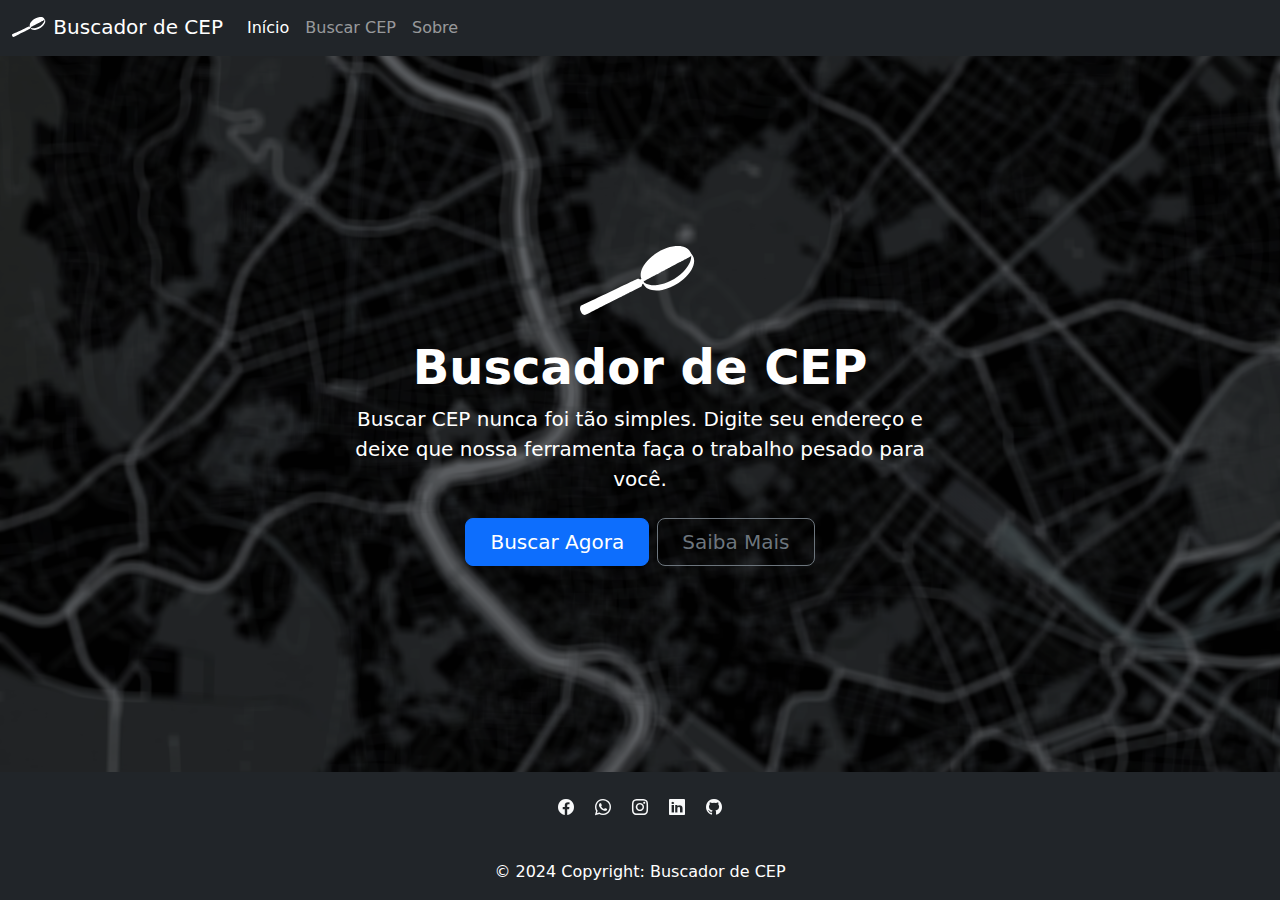
<file: index.html>
<!DOCTYPE html>
<html lang="pt-br">
  <head>
    <meta charset="UTF-8" />
    <meta name="viewport" content="width=device-width, initial-scale=1.0" />
    <title>Início - Buscador de CEP</title>

    <link
      href="https://cdn.jsdelivr.net/npm/bootstrap@5.3.3/dist/css/bootstrap.min.css"
      rel="stylesheet"
      integrity="sha384-QWTKZyjpPEjISv5WaRU9OFeRpok6YctnYmDr5pNlyT2bRjXh0JMhjY6hW+ALEwIH"
      crossorigin="anonymous"
    />

    <link
      rel="stylesheet"
      href="https://cdn.jsdelivr.net/npm/bootstrap-icons@1.11.3/font/bootstrap-icons.min.css"
    />

    <link rel="stylesheet" href="style.css" />
  </head>
  <body>
    <div class="min-vh-100 d-flex flex-column">
      <nav class="navbar navbar-expand-md text-bg-dark navbar-dark">
        <div class="container-fluid">
          <a href="index.html" class="navbar-brand h1 mb-0">
            <img
              src="images/lupa-branca.svg"
              width="35px"
              class="mb-1"
              alt="Lupa"
            />
            Buscador de CEP
          </a>

          <button
            class="navbar-toggler"
            type="button"
            data-bs-toggle="collapse"
            data-bs-target="#nav"
            aria-controls="nav"
            aria-label="Expand Navegation"
          >
            <span class="navbar-toggler-icon"></span>
          </button>

          <div class="collapse navbar-collapse" id="nav">
            <ul class="navbar-nav">
              <li class="nav-item">
                <a href="index.html" class="nav-link active" aria-current="page"
                  >Início</a
                >
              </li>

              <li class="nav-item">
                <a href="buscar.html" class="nav-link">Buscar CEP</a>
              </li>

              <li class="nav-item">
                <a href="sobre.html" class="nav-link">Sobre</a>
              </li>
            </ul>
          </div>
        </div>
      </nav>

      <main class="flex-grow-1 d-flex">
        <div
          id="main-bg-img"
          class="text-bg-dark container-fluid flex-grow-1 bg-image d-flex align-items-center justify-content-center"
        >
          <div class="px-4 py-5 mb-3 text-center">
            <img
              class="mb-4"
              src="images/lupa-branca.svg"
              alt="Lupa"
              width="120px"
            />

            <h1 class="display-5 fw-bold">Buscador de CEP</h1>

            <div class="col-lg-6 col-sm-8 col-10 mx-auto">
              <p class="lead mb-4">
                Buscar CEP nunca foi tão simples. Digite seu endereço e deixe
                que nossa ferramenta faça o trabalho pesado para você.
              </p>

              <div class="d-grid d-sm-flex gap-2 justify-content-sm-center">
                <button
                  type="button"
                  class="btn btn-primary btn-lg px-4"
                  onclick="window.location.href='./buscar.html';"
                >
                  Buscar Agora
                </button>

                <button
                  type="button"
                  class="btn btn-outline-secondary btn-lg px-4"
                  onclick="window.location.href='./sobre.html';"
                >
                  Saiba Mais
                </button>
              </div>
            </div>
          </div>
        </div>
      </main>

      <footer class="text-center text-bg-dark">
        <section class="container pt-4 mb-4">
          <a href="#" class="icon-link link-light link-opacity-50-hover mx-2">
            <i class="bi bi-facebook"></i>
          </a>

          <a href="#" class="icon-link link-light link-opacity-50-hover mx-2">
            <i class="bi bi-whatsapp"></i>
          </a>

          <a href="#" class="icon-link link-light link-opacity-50-hover mx-2">
            <i class="bi bi-instagram"></i>
          </a>

          <a href="#" class="icon-link link-light link-opacity-50-hover mx-2">
            <i class="bi bi-linkedin"></i>
          </a>

          <a href="#" class="icon-link link-light link-opacity-50-hover mx-2">
            <i class="bi bi-github"></i>
          </a>
        </section>

        <div class="text-center py-3">© 2024 Copyright: Buscador de CEP</div>
      </footer>
    </div>

    <script
      src="https://cdn.jsdelivr.net/npm/bootstrap@5.3.3/dist/js/bootstrap.bundle.min.js"
      integrity="sha384-YvpcrYf0tY3lHB60NNkmXc5s9fDVZLESaAA55NDzOxhy9GkcIdslK1eN7N6jIeHz"
      crossorigin="anonymous"
    ></script>
  </body>
</html>
</file>
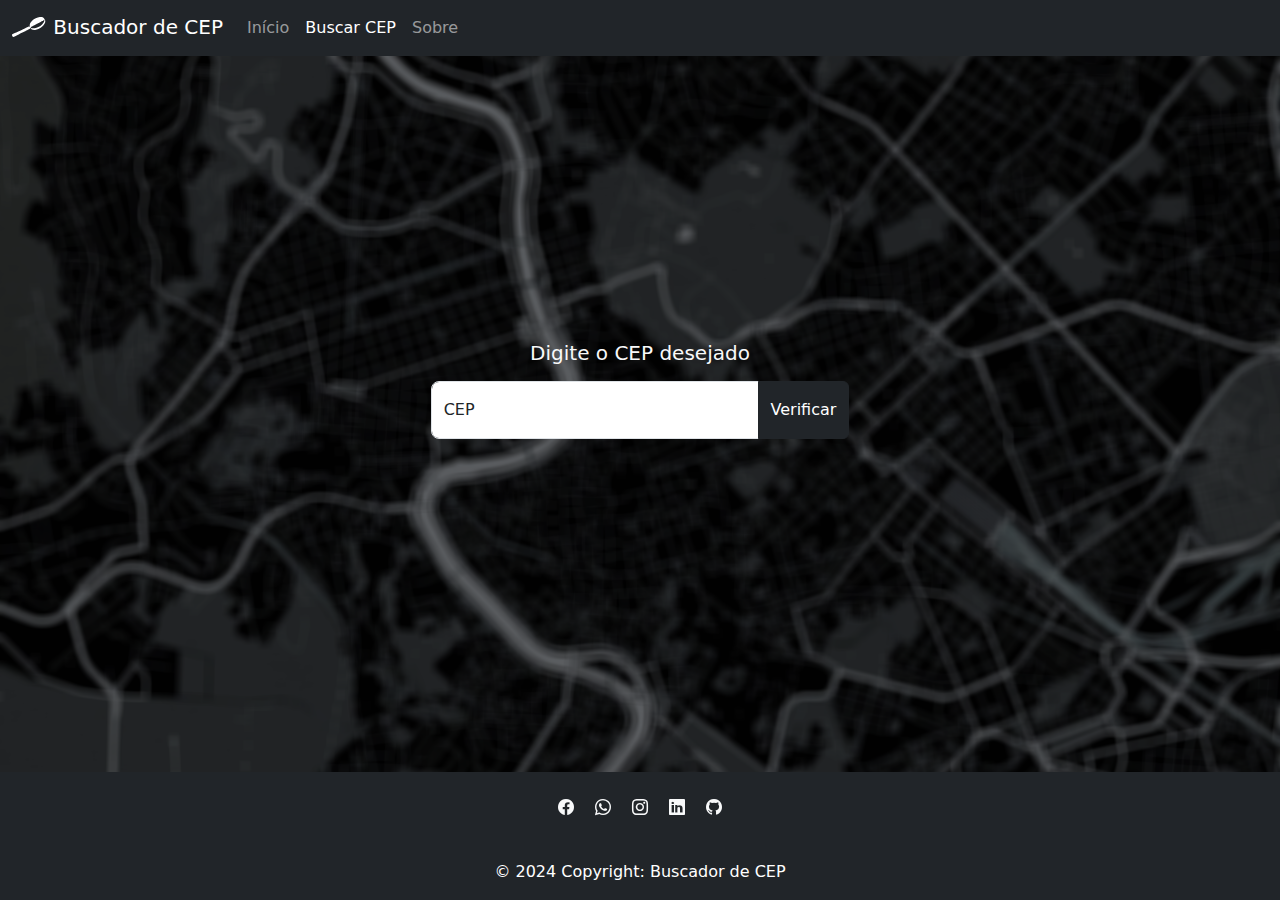
<file: buscar.html>
<!DOCTYPE html>
<html lang="pt-br">
  <head>
    <meta charset="UTF-8" />
    <meta name="viewport" content="width=device-width, initial-scale=1.0" />
    <title>Busca - Buscador de CEP</title>
    <link
      href="https://cdn.jsdelivr.net/npm/bootstrap@5.3.3/dist/css/bootstrap.min.css"
      rel="stylesheet"
      integrity="sha384-QWTKZyjpPEjISv5WaRU9OFeRpok6YctnYmDr5pNlyT2bRjXh0JMhjY6hW+ALEwIH"
      crossorigin="anonymous"
    />

    <link
      rel="stylesheet"
      href="https://cdn.jsdelivr.net/npm/bootstrap-icons@1.11.3/font/bootstrap-icons.min.css"
    />

    <link rel="stylesheet" href="style.css" />
  </head>
  <body>
    <div class="min-vh-100 d-flex flex-column">
      <nav class="navbar navbar-expand-md text-bg-dark navbar-dark">
        <div class="container-fluid">
          <a href="index.html" class="navbar-brand h1 mb-0">
            <img
              src="images/lupa-branca.svg"
              width="35px"
              class="mb-1"
              alt="Lupa"
            />
            Buscador de CEP
          </a>

          <button
            class="navbar-toggler"
            type="button"
            data-bs-toggle="collapse"
            data-bs-target="#nav"
            aria-controls="nav"
            aria-label="Expand Navegation"
          >
            <span class="navbar-toggler-icon"></span>
          </button>

          <div class="collapse navbar-collapse" id="nav">
            <ul class="navbar-nav">
              <li class="nav-item">
                <a href="index.html" class="nav-link">Início</a>
              </li>

              <li class="nav-item">
                <a
                  href="buscar.html"
                  class="nav-link active"
                  aria-current="page"
                  >Buscar CEP</a
                >
              </li>

              <li class="nav-item">
                <a href="sobre.html" class="nav-link">Sobre</a>
              </li>
            </ul>
          </div>
        </div>
      </nav>

      <main class="flex-grow-1 d-flex">
        <div
          id="main-bg-img"
          class="text-bg-dark container-fluid flex-grow-1 bg-image d-flex flex-column align-items-center justify-content-center"
        >
          <div class="col-10 col-sm-8 col-md-6 col-lg-4 my-4">
            <form id="form-cep" novalidate>
              <h3 class="h5 text-center text-light mb-3">
                Digite o CEP desejado
              </h3>

              <div class="input-group mb-5 has-validation">
                <div
                  class="form-floating text-dark bg-transparent"
                  id="cep-input-div"
                >
                  <input
                    name="cep-input"
                    id="cep-input"
                    type="text"
                    placeholder="CEP"
                    class="form-control form-control-lg"
                    required
                  />

                  <label for="cep-input">CEP</label>
                </div>

                <button type="submit" class="btn btn-dark">Verificar</button>

                <div class="invalid-feedback">Digite um CEP válido</div>
              </div>
            </form>

            <section id="response-container"></section>
          </div>
        </div>
      </main>

      <footer class="text-center text-bg-dark">
        <section class="container pt-4 mb-4">
          <a href="#" class="icon-link link-light link-opacity-50-hover mx-2">
            <i class="bi bi-facebook"></i>
          </a>

          <a href="#" class="icon-link link-light link-opacity-50-hover mx-2">
            <i class="bi bi-whatsapp"></i>
          </a>

          <a href="#" class="icon-link link-light link-opacity-50-hover mx-2">
            <i class="bi bi-instagram"></i>
          </a>

          <a href="#" class="icon-link link-light link-opacity-50-hover mx-2">
            <i class="bi bi-linkedin"></i>
          </a>

          <a href="#" class="icon-link link-light link-opacity-50-hover mx-2">
            <i class="bi bi-github"></i>
          </a>
        </section>

        <div class="text-center py-3">© 2024 Copyright: Buscador de CEP</div>
      </footer>
    </div>

    <script
      src="https://cdn.jsdelivr.net/npm/bootstrap@5.3.3/dist/js/bootstrap.bundle.min.js"
      integrity="sha384-YvpcrYf0tY3lHB60NNkmXc5s9fDVZLESaAA55NDzOxhy9GkcIdslK1eN7N6jIeHz"
      crossorigin="anonymous"
    ></script>
    <script src="main.js"></script>
  </body>
</html>
</file>
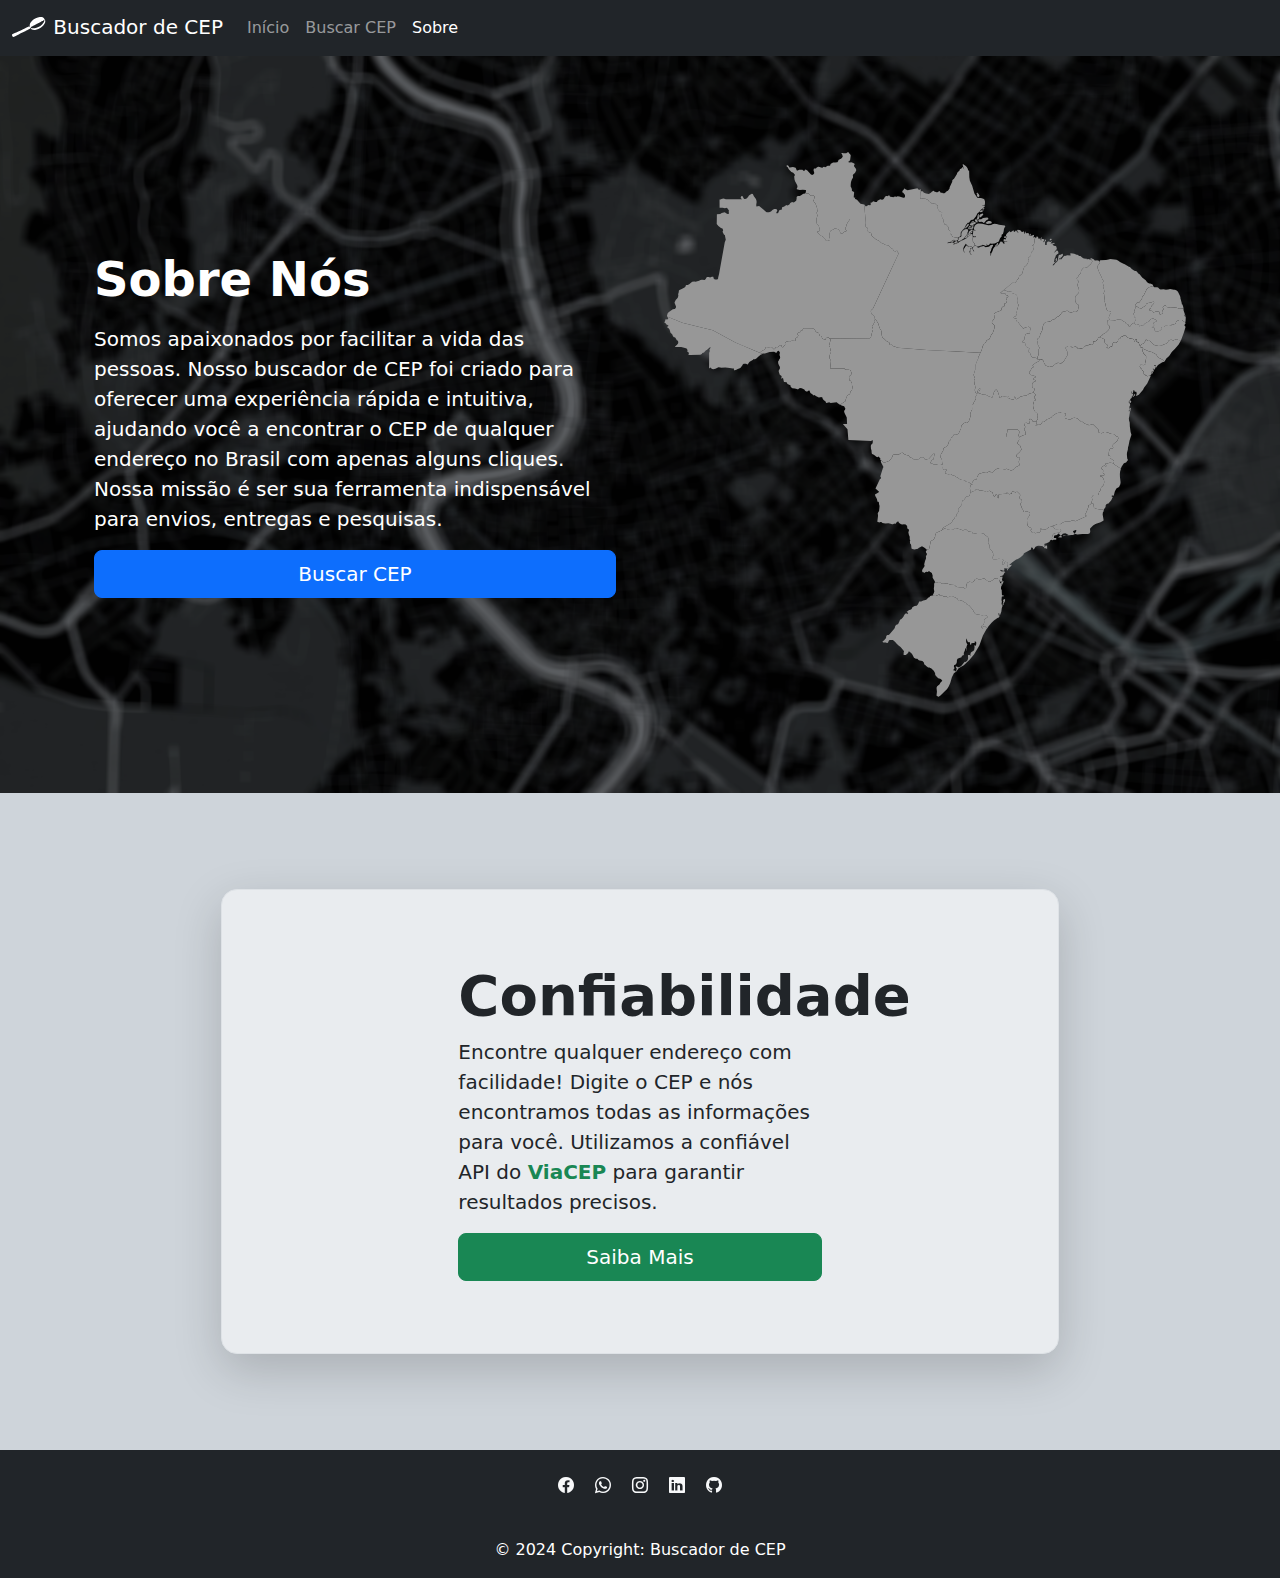
<file: sobre.html>
<!DOCTYPE html>
<html lang="en">
  <head>
    <meta charset="UTF-8" />
    <meta name="viewport" content="width=device-width, initial-scale=1.0" />
    <title>Sobre - Buscador de CEP</title>
    <link
      href="https://cdn.jsdelivr.net/npm/bootstrap@5.3.3/dist/css/bootstrap.min.css"
      rel="stylesheet"
      integrity="sha384-QWTKZyjpPEjISv5WaRU9OFeRpok6YctnYmDr5pNlyT2bRjXh0JMhjY6hW+ALEwIH"
      crossorigin="anonymous"
    />

    <link
      rel="stylesheet"
      href="https://cdn.jsdelivr.net/npm/bootstrap-icons@1.11.3/font/bootstrap-icons.min.css"
    />

    <link rel="stylesheet" href="style.css" />
  </head>
  <body>
    <div class="min-vh-100 d-flex flex-column">
      <nav class="navbar navbar-expand-md text-bg-dark navbar-dark">
        <div class="container-fluid">
          <a href="index.html" class="navbar-brand h1 mb-0">
            <img
              src="images/lupa-branca.svg"
              width="35px"
              class="mb-1"
              alt="Lupa"
            />
            Buscador de CEP
          </a>

          <button
            class="navbar-toggler"
            type="button"
            data-bs-toggle="collapse"
            data-bs-target="#nav"
            aria-controls="nav"
            aria-label="Expand Navegation"
          >
            <span class="navbar-toggler-icon"></span>
          </button>

          <div class="collapse navbar-collapse" id="nav">
            <ul class="navbar-nav">
              <li class="nav-item">
                <a href="index.html" class="nav-link">Início</a>
              </li>

              <li class="nav-item">
                <a href="buscar.html" class="nav-link">Buscar CEP</a>
              </li>

              <li class="nav-item">
                <a href="sobre.html" class="nav-link active" aria-current="page"
                  >Sobre</a
                >
              </li>
            </ul>
          </div>
        </div>
      </nav>

      <main class="flex-grow-1 d-flex flex-column bg-dark">
        <div
          id="main-bg-img"
          class="text-bg-dark container-fluid flex-grow-1 bg-image d-flex align-items-center justify-content-center"
        >
          <div class="container px-4 py-5">
            <div
              class="row g-5 py-5 d-flex flex-md-row-reverse align-items-center justify-content-center"
            >
              <div class="col-10 col-sm-8 col-lg-6">
                <img
                  src="images/brasil.svg"
                  class="img-fluid"
                  alt="Mapa do Brasil"
                  loading="lazy"
                />
              </div>

              <div class="col-10 col-sm-8 col-lg-6">
                <h1 class="display-5 fw-bold mb-3">Sobre Nós</h1>

                <p class="lead">
                  Somos apaixonados por facilitar a vida das pessoas. Nosso
                  buscador de CEP foi criado para oferecer uma experiência
                  rápida e intuitiva, ajudando você a encontrar o CEP de
                  qualquer endereço no Brasil com apenas alguns cliques. Nossa
                  missão é ser sua ferramenta indispensável para envios,
                  entregas e pesquisas.
                </p>

                <div class="d-grid">
                  <button
                    type="button"
                    class="btn btn-primary btn-lg"
                    onclick="window.location.href='./buscar.html'"
                  >
                    Buscar CEP
                  </button>
                </div>
              </div>
            </div>
          </div>
        </div>

        <div
          class="container-fluid py-5 bg-dark-subtle d-flex justify-content-center align-items-center"
        >
          <div
            class="row p-4 my-0 my-sm-2 my-lg-5 col-11 col-lg-8 shadow-lg rounded-4 bg-body-secondary border align-items-center justify-content-center"
          >
            <div class="p-3 p-lg-5 col-lg-9 col-xl-7">
              <h1 class="display-4 fw-bold">Confiabilidade</h1>

              <p class="lead">
                Encontre qualquer endereço com facilidade! Digite o CEP e nós
                encontramos todas as informações para você. Utilizamos a
                confiável API do
                <span class="fw-bold text-success">ViaCEP</span> para garantir
                resultados precisos.
              </p>

              <div class="d-grid">
                <a
                  id="viacep"
                  target="_blank"
                  href="https://viacep.com.br/"
                  class="btn btn-success btn-lg"
                >
                  Saiba Mais
                </a>
              </div>
            </div>
          </div>
        </div>
      </main>

      <footer class="text-center text-bg-dark">
        <section class="container pt-4 mb-4">
          <a href="#" class="icon-link link-light link-opacity-50-hover mx-2">
            <i class="bi bi-facebook"></i>
          </a>

          <a href="#" class="icon-link link-light link-opacity-50-hover mx-2">
            <i class="bi bi-whatsapp"></i>
          </a>

          <a href="#" class="icon-link link-light link-opacity-50-hover mx-2">
            <i class="bi bi-instagram"></i>
          </a>

          <a href="#" class="icon-link link-light link-opacity-50-hover mx-2">
            <i class="bi bi-linkedin"></i>
          </a>

          <a href="#" class="icon-link link-light link-opacity-50-hover mx-2">
            <i class="bi bi-github"></i>
          </a>
        </section>

        <div class="text-center py-3">© 2024 Copyright: Buscador de CEP</div>
      </footer>
    </div>

    <script
      src="https://cdn.jsdelivr.net/npm/bootstrap@5.3.3/dist/js/bootstrap.bundle.min.js"
      integrity="sha384-YvpcrYf0tY3lHB60NNkmXc5s9fDVZLESaAA55NDzOxhy9GkcIdslK1eN7N6jIeHz"
      crossorigin="anonymous"
    ></script>
  </body>
</html>
</file>
<file: style.css>
#main-bg-img {
  background-image: url("images/rome.png");
  background-position: center;
  background-size: cover;
  color: #979797;
}
</file>
